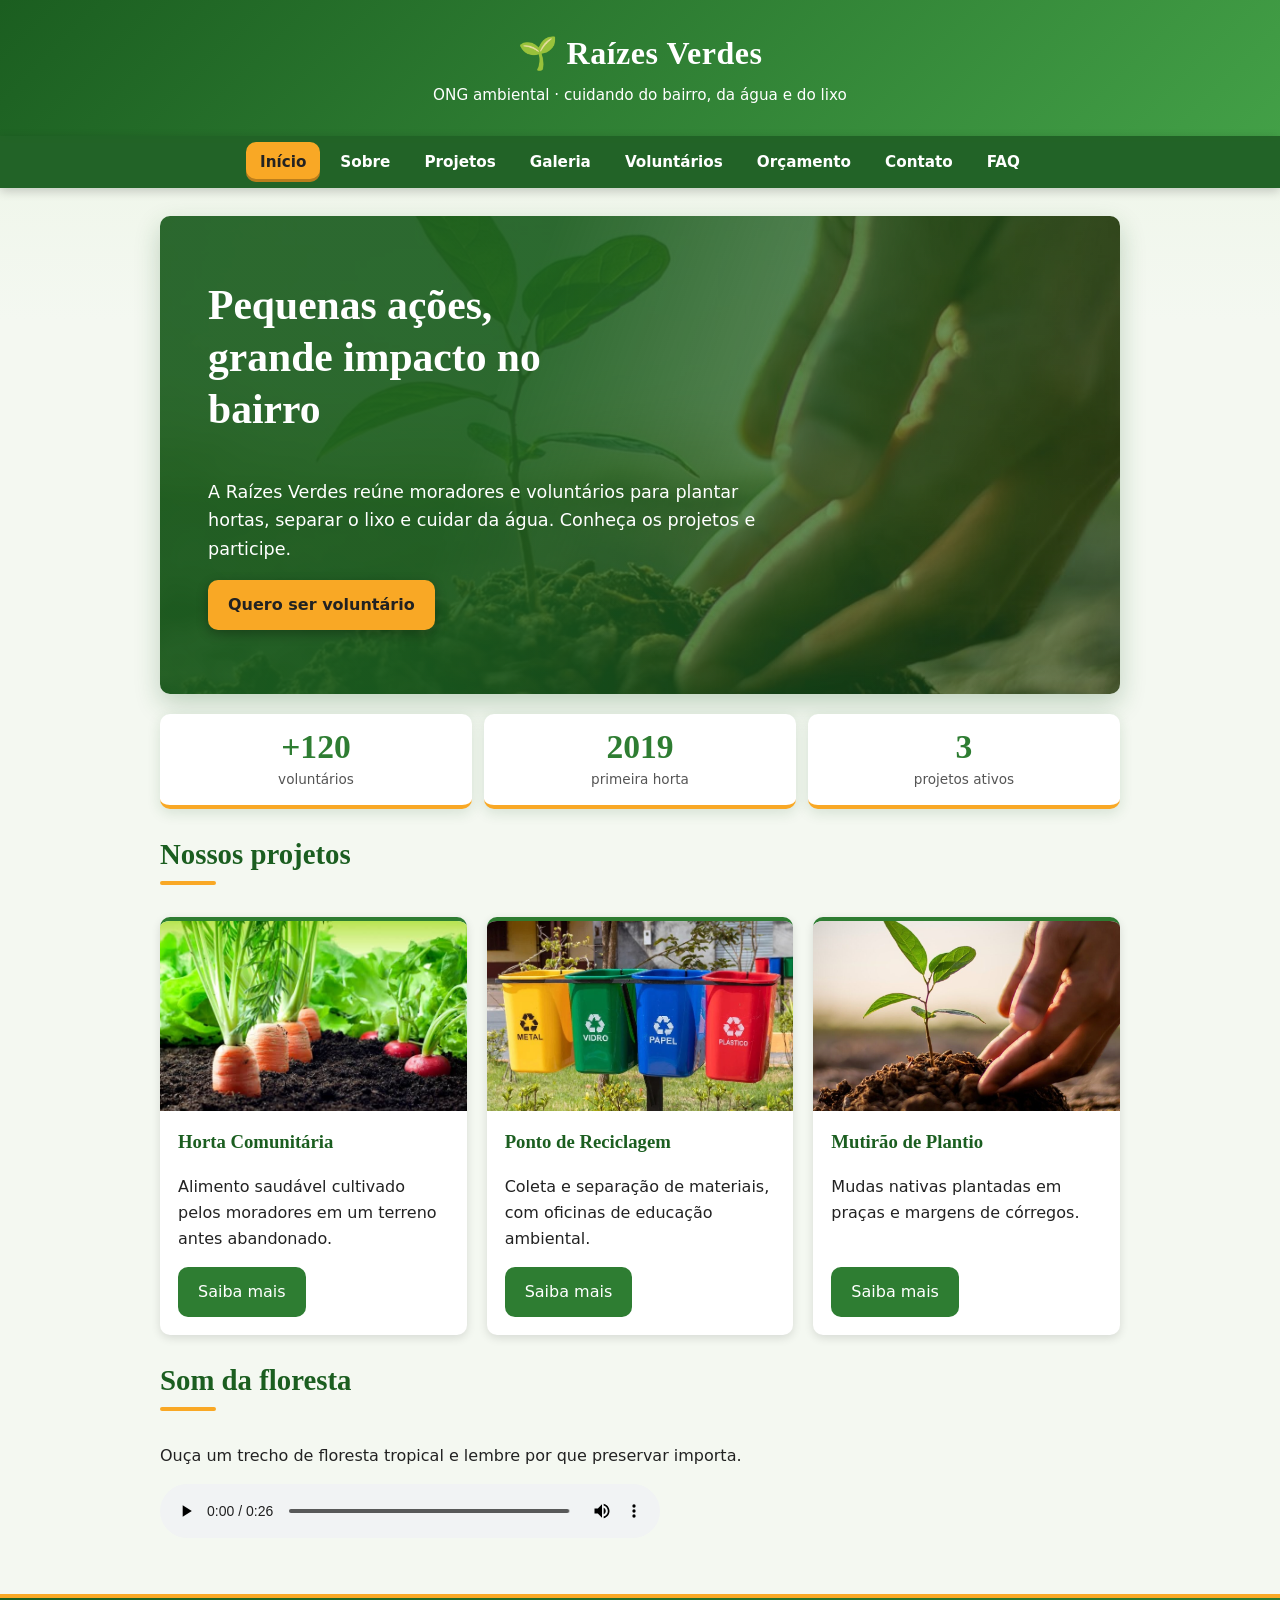
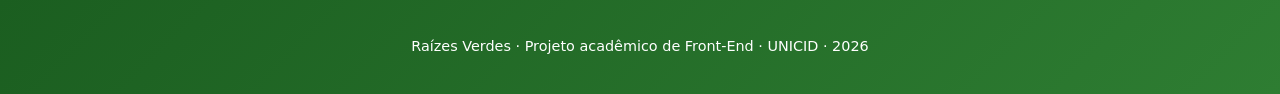
<file: raizes_verdes_v2-20261110T223032Z-1-001/raizes_verdes_v2/projeto_frontend/index.html>
<!DOCTYPE html>
<html lang="pt-BR">
<head>
    <meta charset="UTF-8">
    <meta name="viewport" content="width=device-width, initial-scale=1.0">
    <title>Início | Raízes Verdes</title>
    <meta name="theme-color" content="#2e7d32">
    <link rel="stylesheet" href="css/style.css?v=2">
</head>
<body>
    <a class="pular" href="#conteudo">Ir para o conteúdo</a>
    <header>
        <h1><a href="index.html">Raízes Verdes</a></h1>
        <p>ONG ambiental · cuidando do bairro, da água e do lixo</p>
    </header>
    <nav aria-label="Menu principal">
        <button type="button" id="menu-botao" aria-expanded="false" aria-controls="menu-links">☰ Menu</button>
        <ul id="menu-links">
                <li><a href="index.html" aria-current="page">Início</a></li>
                <li><a href="sobre.html">Sobre</a></li>
                <li><a href="projetos.html">Projetos</a></li>
                <li><a href="galeria.html">Galeria</a></li>
                <li><a href="voluntarios.html">Voluntários</a></li>
                <li><a href="orcamento.html">Orçamento</a></li>
                <li><a href="contato.html">Contato</a></li>
                <li><a href="faq.html">FAQ</a></li>
        </ul>
    </nav>
    <main id="conteudo">
        <section class="hero">
            <h2>Pequenas ações, grande impacto no bairro</h2>
            <p>A Raízes Verdes reúne moradores e voluntários para plantar hortas, separar o lixo e cuidar da água. Conheça os projetos e participe.</p>
            <a class="botao" href="voluntarios.html">Quero ser voluntário</a>
        </section>
        <section class="numeros" aria-label="Raízes Verdes em números">
            <div><strong>+120</strong><span>voluntários</span></div>
            <div><strong>2019</strong><span>primeira horta</span></div>
            <div><strong>3</strong><span>projetos ativos</span></div>
        </section>
        <section>
            <h2>Nossos projetos</h2>
            <div class="grade">
        <article class="card">
            <img width="678" height="452" loading="lazy" src="img/horta.jpg" alt="Canteiros de horta comunitária">
            <h3>Horta Comunitária</h3>
            <p>Alimento saudável cultivado pelos moradores em um terreno antes abandonado.</p>
            <a class="botao" href="projeto-horta.html">Saiba mais</a>
        </article>
        <article class="card">
            <img width="685" height="513" loading="lazy" src="img/reciclagem.jpg" alt="Materiais recicláveis separados em caixas">
            <h3>Ponto de Reciclagem</h3>
            <p>Coleta e separação de materiais, com oficinas de educação ambiental.</p>
            <a class="botao" href="projeto-reciclagem.html">Saiba mais</a>
        </article>
        <article class="card">
            <img width="1024" height="1024" loading="lazy" src="img/plantio.jpg" alt="Voluntários plantando mudas">
            <h3>Mutirão de Plantio</h3>
            <p>Mudas nativas plantadas em praças e margens de córregos.</p>
            <a class="botao" href="projetos.html#plantio">Saiba mais</a>
        </article>
            </div>
        </section>
        <section>
            <h2>Som da floresta</h2>
            <p>Ouça um trecho de floresta tropical e lembre por que preservar importa.</p>
            <audio controls src="assets/audio/floresta.ogg">Seu navegador não suporta áudio.</audio>
        </section>
    </main>
    <footer>
        <p>Raízes Verdes · Projeto acadêmico de Front-End · UNICID · 2026</p>
    </footer>
    <script src="js/script.js?v=2"></script>
</body>
</html>
</file>
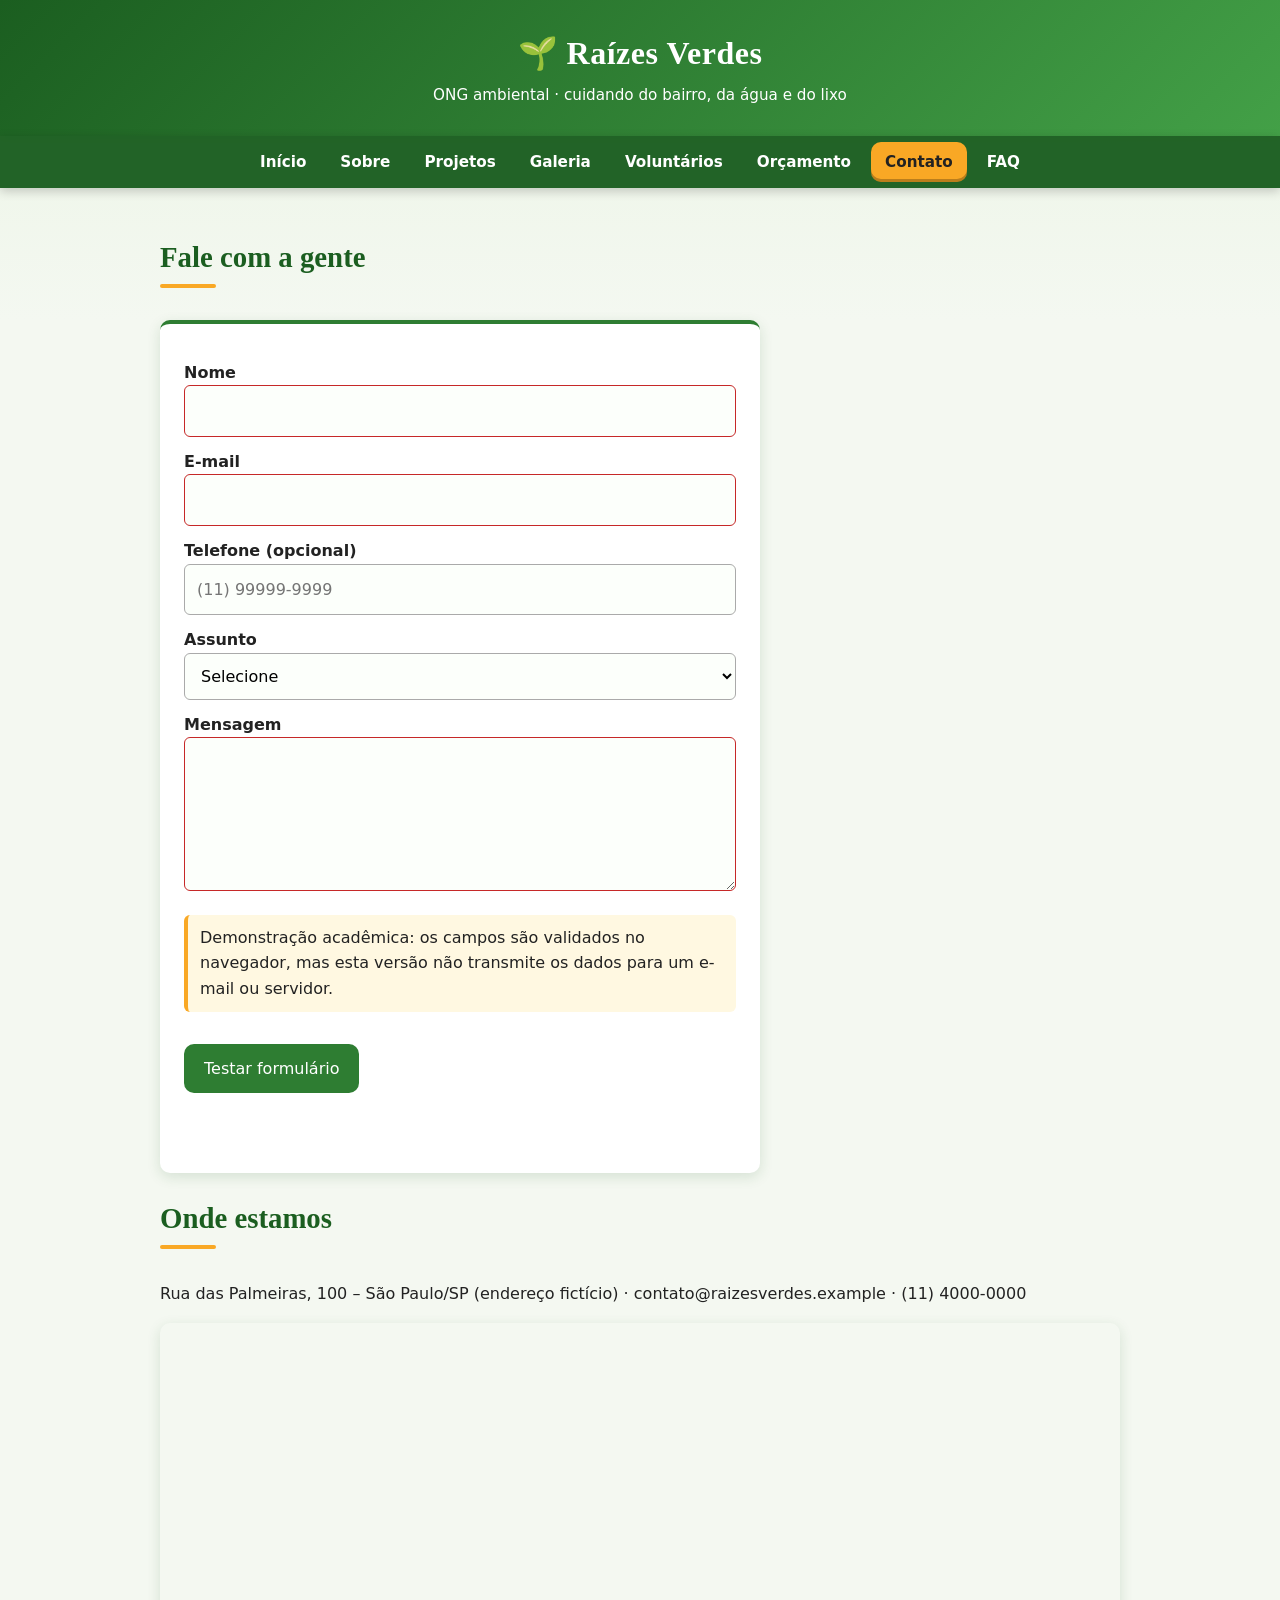
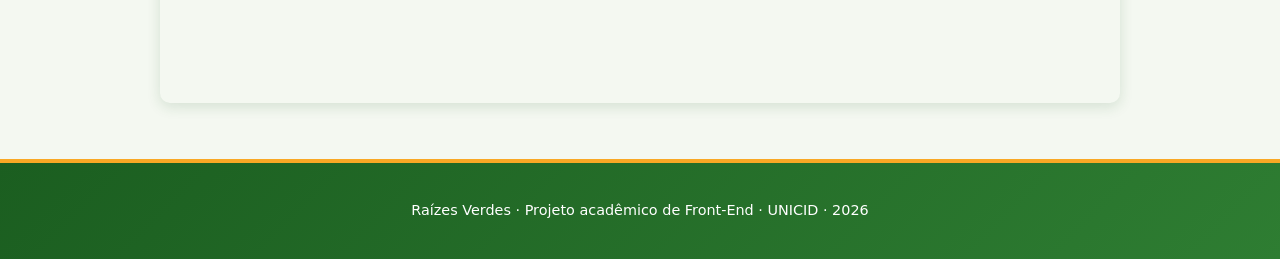
<file: raizes_verdes_v2-20261110T223032Z-1-001/raizes_verdes_v2/projeto_frontend/contato.html>
<!DOCTYPE html>
<html lang="pt-BR">
<head>
    <meta charset="UTF-8">
    <meta name="viewport" content="width=device-width, initial-scale=1.0">
    <title>Contato | Raízes Verdes</title>
    <meta name="theme-color" content="#2e7d32">
    <link rel="stylesheet" href="css/style.css?v=2">
</head>
<body>
    <a class="pular" href="#conteudo">Ir para o conteúdo</a>
    <header>
        <h1><a href="index.html">Raízes Verdes</a></h1>
        <p>ONG ambiental · cuidando do bairro, da água e do lixo</p>
    </header>
    <nav aria-label="Menu principal">
        <button type="button" id="menu-botao" aria-expanded="false" aria-controls="menu-links">☰ Menu</button>
        <ul id="menu-links">
                <li><a href="index.html">Início</a></li>
                <li><a href="sobre.html">Sobre</a></li>
                <li><a href="projetos.html">Projetos</a></li>
                <li><a href="galeria.html">Galeria</a></li>
                <li><a href="voluntarios.html">Voluntários</a></li>
                <li><a href="orcamento.html">Orçamento</a></li>
                <li><a href="contato.html" aria-current="page">Contato</a></li>
                <li><a href="faq.html">FAQ</a></li>
        </ul>
    </nav>
    <main id="conteudo">
        <section>
            <h2>Fale com a gente</h2>
            <form id="form-contato">
                <label for="nome">Nome</label>
                <input type="text" id="nome" name="nome" required minlength="3" maxlength="80">

                <label for="email">E-mail</label>
                <input type="email" id="email" name="email" required>

                <label for="telefone">Telefone (opcional)</label>
                <input type="tel" id="telefone" name="telefone" pattern="\(?\d{2}\)?\s?\d{4,5}-?\d{4}" placeholder="(11) 99999-9999" title="Use o formato (11) 99999-9999">

                <label for="assunto">Assunto</label>
                <select id="assunto" name="assunto" required>
                    <option value="">Selecione</option>
                    <option>Voluntariado</option>
                    <option>Doação de materiais</option>
                    <option>Parceria</option>
                    <option>Outro</option>
                </select>

                <label for="mensagem">Mensagem</label>
                <textarea id="mensagem" name="mensagem" rows="5" required minlength="10" maxlength="500"></textarea>

                <p class="aviso-formulario">Demonstração acadêmica: os campos são validados no navegador, mas esta versão não transmite os dados para um e-mail ou servidor.</p>
                <button type="submit">Testar formulário</button>
                <p id="retorno-formulario" class="retorno-formulario" role="status" aria-live="polite"></p>
            </form>
        </section>
        <section>
            <h2>Onde estamos</h2>
            <p>Rua das Palmeiras, 100 – São Paulo/SP (endereço fictício) · contato@raizesverdes.example · (11) 4000-0000</p>
            <iframe title="Mapa de São Paulo" width="100%" height="300" loading="lazy"
                src="https://www.openstreetmap.org/export/embed.html?bbox=-46.75%2C-23.65%2C-46.55%2C-23.50&amp;layer=mapnik"></iframe>
        </section>
    </main>
    <footer>
        <p>Raízes Verdes · Projeto acadêmico de Front-End · UNICID · 2026</p>
    </footer>
    <script src="js/script.js?v=2"></script>
</body>
</html>
</file>
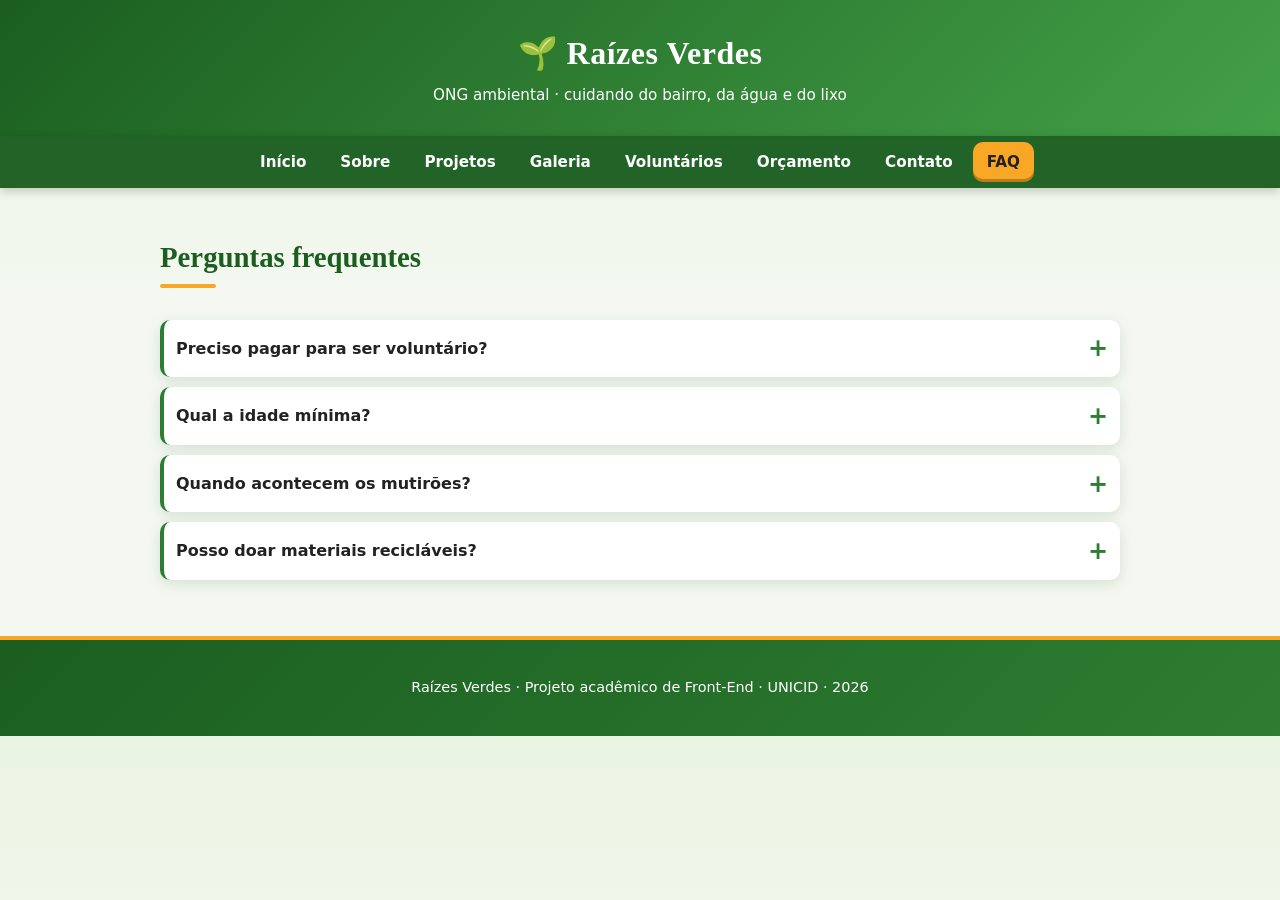
<file: raizes_verdes_v2-20261110T223032Z-1-001/raizes_verdes_v2/projeto_frontend/faq.html>
<!DOCTYPE html>
<html lang="pt-BR">
<head>
    <meta charset="UTF-8">
    <meta name="viewport" content="width=device-width, initial-scale=1.0">
    <title>Perguntas frequentes | Raízes Verdes</title>
    <meta name="theme-color" content="#2e7d32">
    <link rel="stylesheet" href="css/style.css?v=2">
</head>
<body>
    <a class="pular" href="#conteudo">Ir para o conteúdo</a>
    <header>
        <h1><a href="index.html">Raízes Verdes</a></h1>
        <p>ONG ambiental · cuidando do bairro, da água e do lixo</p>
    </header>
    <nav aria-label="Menu principal">
        <button type="button" id="menu-botao" aria-expanded="false" aria-controls="menu-links">☰ Menu</button>
        <ul id="menu-links">
                <li><a href="index.html">Início</a></li>
                <li><a href="sobre.html">Sobre</a></li>
                <li><a href="projetos.html">Projetos</a></li>
                <li><a href="galeria.html">Galeria</a></li>
                <li><a href="voluntarios.html">Voluntários</a></li>
                <li><a href="orcamento.html">Orçamento</a></li>
                <li><a href="contato.html">Contato</a></li>
                <li><a href="faq.html" aria-current="page">FAQ</a></li>
        </ul>
    </nav>
    <main id="conteudo">
        <section>
            <h2>Perguntas frequentes</h2>
            <details><summary>Preciso pagar para ser voluntário?</summary><p>Não. A participação é gratuita.</p></details>
            <details><summary>Qual a idade mínima?</summary><p>Menores de 18 anos participam acompanhados por um responsável.</p></details>
            <details><summary>Quando acontecem os mutirões?</summary><p>No primeiro sábado de cada mês, às 8h.</p></details>
            <details><summary>Posso doar materiais recicláveis?</summary><p>Sim. Veja a lista na página do <a href="projeto-reciclagem.html">Ponto de Reciclagem</a>.</p></details>
        </section>
    </main>
    <footer>
        <p>Raízes Verdes · Projeto acadêmico de Front-End · UNICID · 2026</p>
    </footer>
    <script src="js/script.js?v=2"></script>
</body>
</html>
</file>
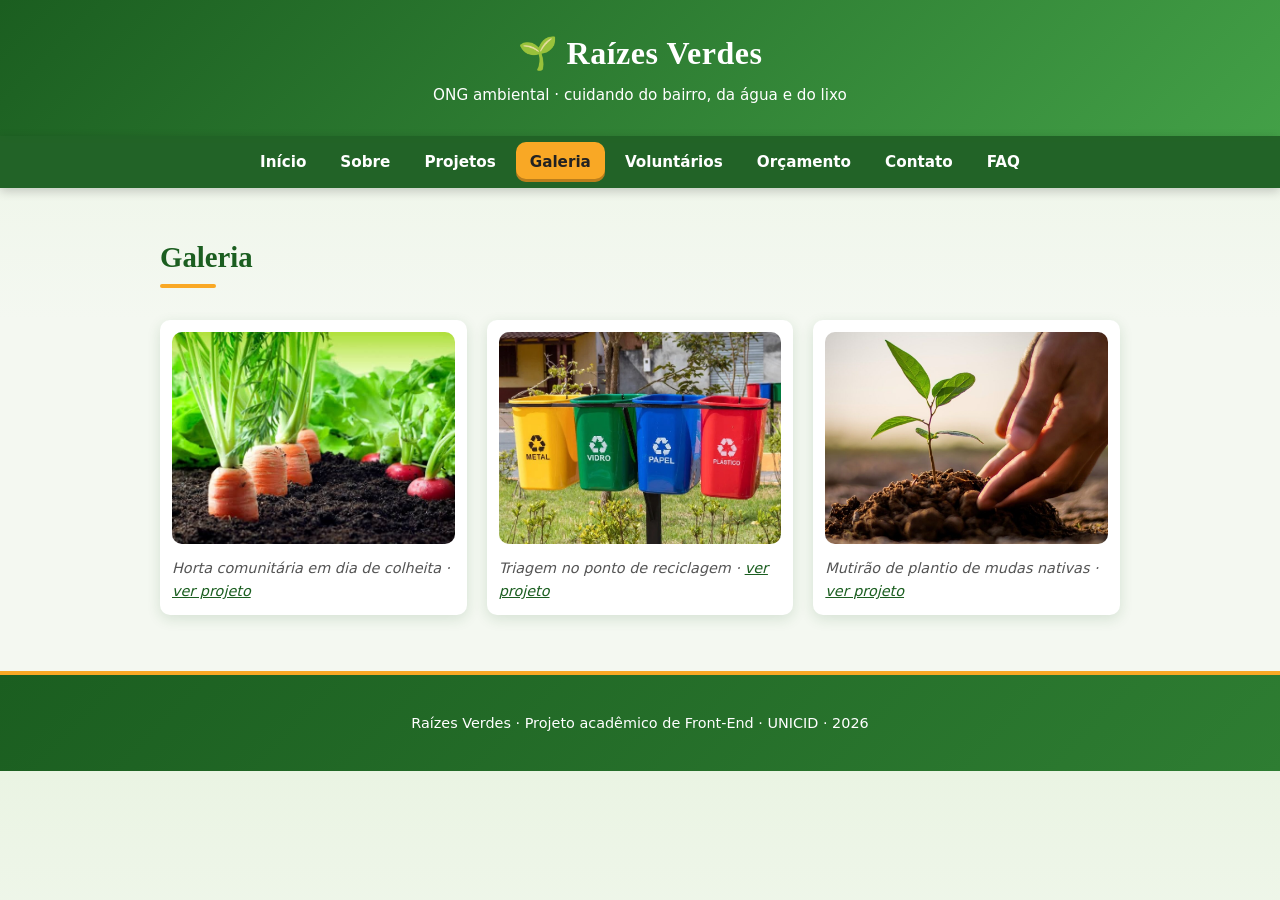
<file: raizes_verdes_v2-20261110T223032Z-1-001/raizes_verdes_v2/projeto_frontend/galeria.html>
<!DOCTYPE html>
<html lang="pt-BR">
<head>
    <meta charset="UTF-8">
    <meta name="viewport" content="width=device-width, initial-scale=1.0">
    <title>Galeria | Raízes Verdes</title>
    <meta name="theme-color" content="#2e7d32">
    <link rel="stylesheet" href="css/style.css?v=2">
</head>
<body>
    <a class="pular" href="#conteudo">Ir para o conteúdo</a>
    <header>
        <h1><a href="index.html">Raízes Verdes</a></h1>
        <p>ONG ambiental · cuidando do bairro, da água e do lixo</p>
    </header>
    <nav aria-label="Menu principal">
        <button type="button" id="menu-botao" aria-expanded="false" aria-controls="menu-links">☰ Menu</button>
        <ul id="menu-links">
                <li><a href="index.html">Início</a></li>
                <li><a href="sobre.html">Sobre</a></li>
                <li><a href="projetos.html">Projetos</a></li>
                <li><a href="galeria.html" aria-current="page">Galeria</a></li>
                <li><a href="voluntarios.html">Voluntários</a></li>
                <li><a href="orcamento.html">Orçamento</a></li>
                <li><a href="contato.html">Contato</a></li>
                <li><a href="faq.html">FAQ</a></li>
        </ul>
    </nav>
    <main id="conteudo">
        <section>
            <h2>Galeria</h2>
            <div class="grade">
            <figure><img width="678" height="452" loading="lazy" src="img/horta.jpg" alt="Canteiros de horta comunitária"><figcaption>Horta comunitária em dia de colheita · <a href="projeto-horta.html">ver projeto</a></figcaption></figure>
            <figure><img width="685" height="513" loading="lazy" src="img/reciclagem.jpg" alt="Materiais recicláveis separados"><figcaption>Triagem no ponto de reciclagem · <a href="projeto-reciclagem.html">ver projeto</a></figcaption></figure>
            <figure><img width="1024" height="1024" loading="lazy" src="img/plantio.jpg" alt="Voluntários plantando mudas"><figcaption>Mutirão de plantio de mudas nativas · <a href="projetos.html#plantio">ver projeto</a></figcaption></figure>
            </div>
        </section>
    </main>
    <footer>
        <p>Raízes Verdes · Projeto acadêmico de Front-End · UNICID · 2026</p>
    </footer>
    <script src="js/script.js?v=2"></script>
</body>
</html>
</file>
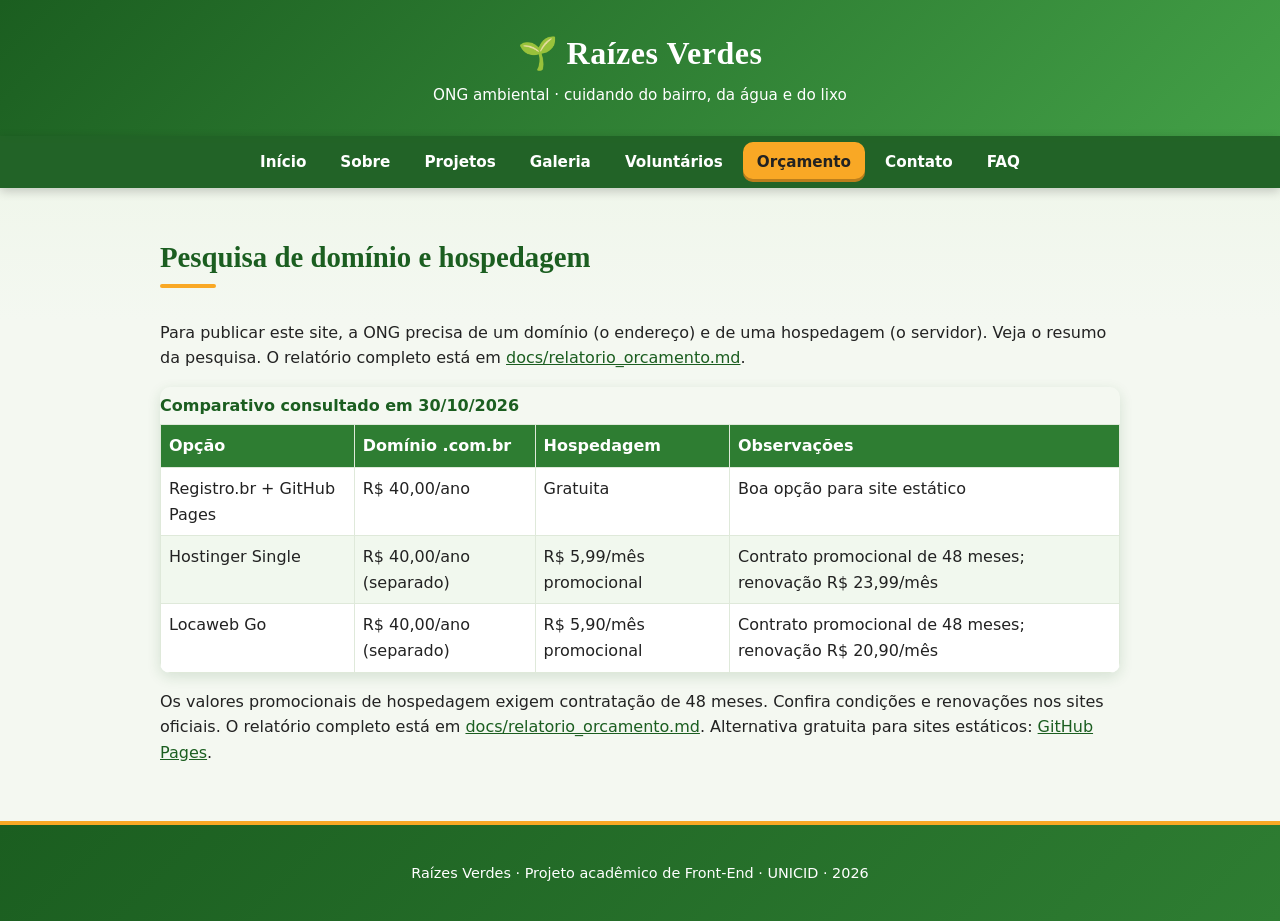
<file: raizes_verdes_v2-20261110T223032Z-1-001/raizes_verdes_v2/projeto_frontend/orcamento.html>
<!DOCTYPE html>
<html lang="pt-BR">
<head>
    <meta charset="UTF-8">
    <meta name="viewport" content="width=device-width, initial-scale=1.0">
    <title>Orçamento | Raízes Verdes</title>
    <meta name="theme-color" content="#2e7d32">
    <link rel="stylesheet" href="css/style.css?v=2">
</head>
<body>
    <a class="pular" href="#conteudo">Ir para o conteúdo</a>
    <header>
        <h1><a href="index.html">Raízes Verdes</a></h1>
        <p>ONG ambiental · cuidando do bairro, da água e do lixo</p>
    </header>
    <nav aria-label="Menu principal">
        <button type="button" id="menu-botao" aria-expanded="false" aria-controls="menu-links">☰ Menu</button>
        <ul id="menu-links">
                <li><a href="index.html">Início</a></li>
                <li><a href="sobre.html">Sobre</a></li>
                <li><a href="projetos.html">Projetos</a></li>
                <li><a href="galeria.html">Galeria</a></li>
                <li><a href="voluntarios.html">Voluntários</a></li>
                <li><a href="orcamento.html" aria-current="page">Orçamento</a></li>
                <li><a href="contato.html">Contato</a></li>
                <li><a href="faq.html">FAQ</a></li>
        </ul>
    </nav>
    <main id="conteudo">
        <section>
            <h2>Pesquisa de domínio e hospedagem</h2>
            <p>Para publicar este site, a ONG precisa de um domínio (o endereço) e de uma hospedagem (o servidor). Veja o resumo da pesquisa. O relatório completo está em <a href="docs/relatorio_orcamento.md">docs/relatorio_orcamento.md</a>.</p>
            <div class="tabela-rolagem"><table>
                <caption>Comparativo consultado em 30/10/2026</caption>
                <thead><tr><th>Opção</th><th>Domínio .com.br</th><th>Hospedagem</th><th>Observações</th></tr></thead>
                <tbody>
                    <tr><td>Registro.br + GitHub Pages</td><td>R$ 40,00/ano</td><td>Gratuita</td><td>Boa opção para site estático</td></tr>
                    <tr><td>Hostinger Single</td><td>R$ 40,00/ano (separado)</td><td>R$ 5,99/mês promocional</td><td>Contrato promocional de 48 meses; renovação R$ 23,99/mês</td></tr>
                    <tr><td>Locaweb Go</td><td>R$ 40,00/ano (separado)</td><td>R$ 5,90/mês promocional</td><td>Contrato promocional de 48 meses; renovação R$ 20,90/mês</td></tr>
                </tbody>
            </table></div>
            <p>Os valores promocionais de hospedagem exigem contratação de 48 meses. Confira condições e renovações nos sites oficiais. O relatório completo está em <a href="docs/relatorio_orcamento.md">docs/relatorio_orcamento.md</a>. Alternativa gratuita para sites estáticos: <a href="https://docs.github.com/pt/pages">GitHub Pages</a>.</p>
        </section>
    </main>
    <footer>
        <p>Raízes Verdes · Projeto acadêmico de Front-End · UNICID · 2026</p>
    </footer>
    <script src="js/script.js?v=2"></script>
</body>
</html>
</file>
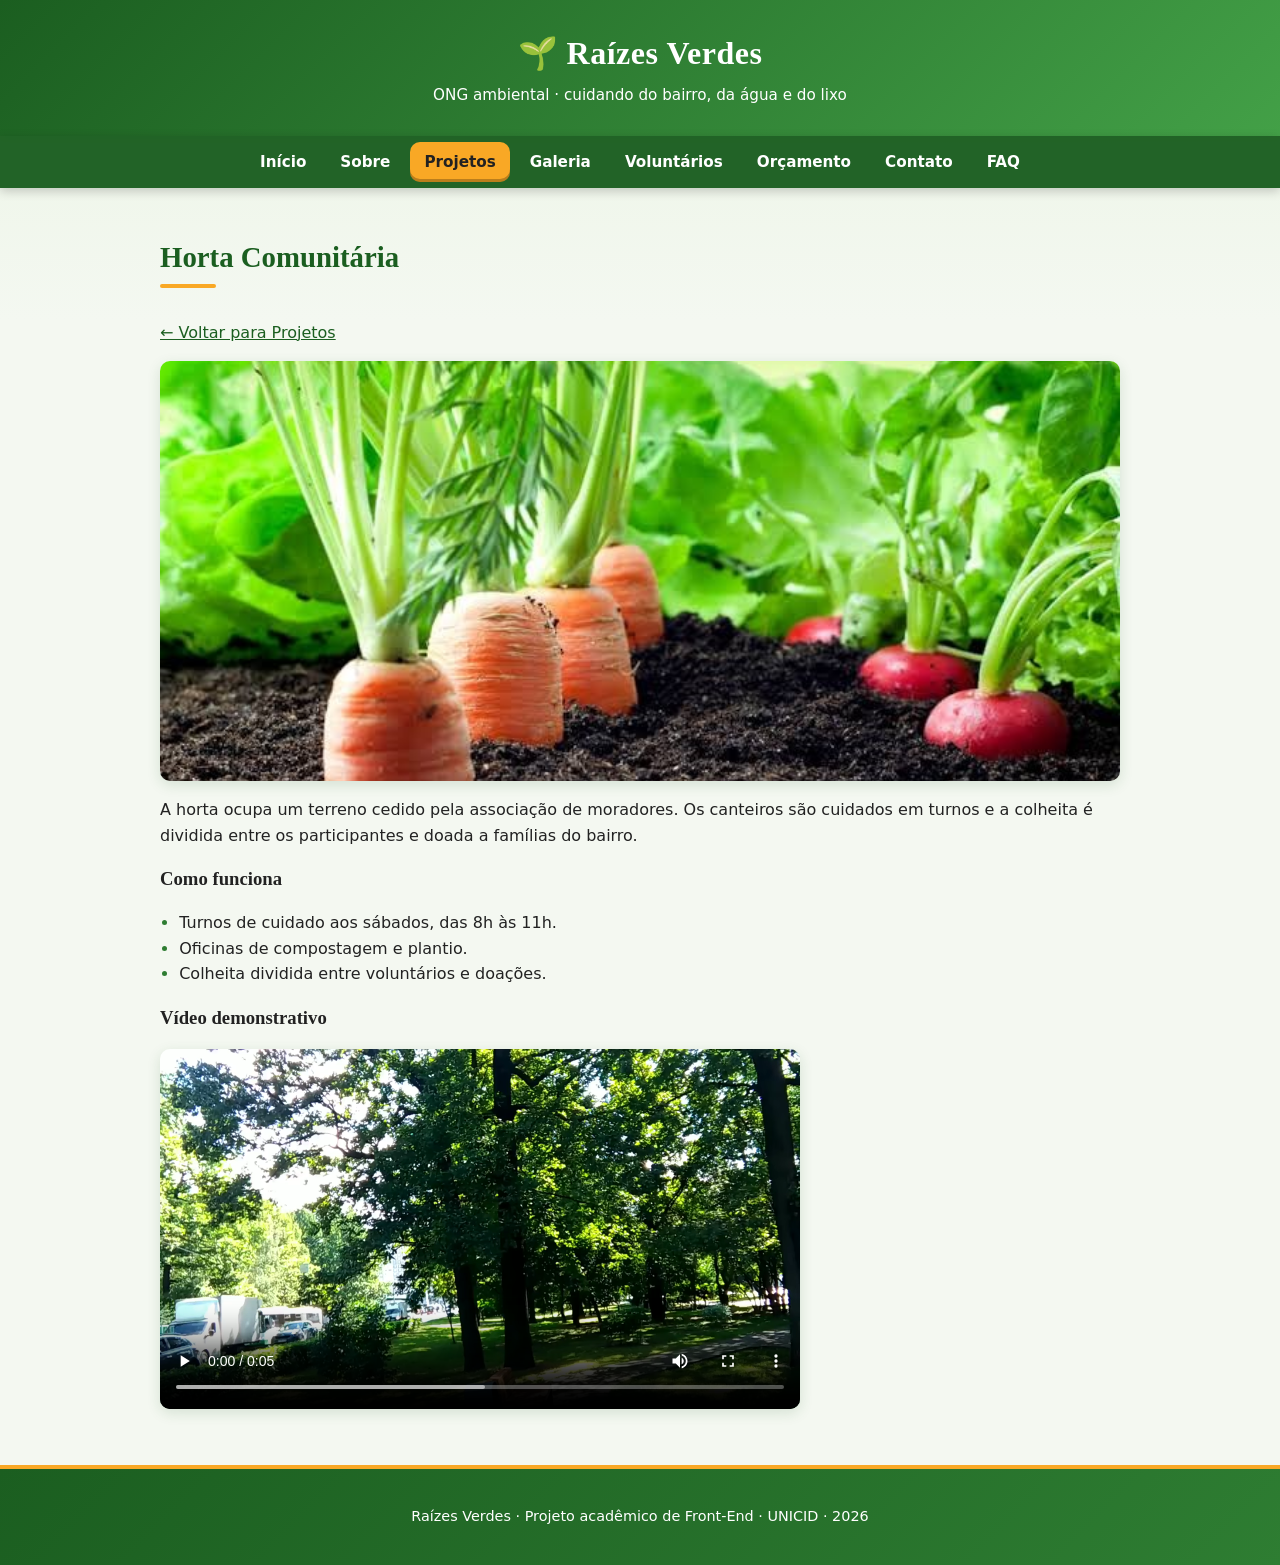
<file: raizes_verdes_v2-20261110T223032Z-1-001/raizes_verdes_v2/projeto_frontend/projeto-horta.html>
<!DOCTYPE html>
<html lang="pt-BR">
<head>
    <meta charset="UTF-8">
    <meta name="viewport" content="width=device-width, initial-scale=1.0">
    <title>Horta Comunitária | Raízes Verdes</title>
    <meta name="theme-color" content="#2e7d32">
    <link rel="stylesheet" href="css/style.css?v=2">
</head>
<body>
    <a class="pular" href="#conteudo">Ir para o conteúdo</a>
    <header>
        <h1><a href="index.html">Raízes Verdes</a></h1>
        <p>ONG ambiental · cuidando do bairro, da água e do lixo</p>
    </header>
    <nav aria-label="Menu principal">
        <button type="button" id="menu-botao" aria-expanded="false" aria-controls="menu-links">☰ Menu</button>
        <ul id="menu-links">
                <li><a href="index.html">Início</a></li>
                <li><a href="sobre.html">Sobre</a></li>
                <li><a href="projetos.html" aria-current="page">Projetos</a></li>
                <li><a href="galeria.html">Galeria</a></li>
                <li><a href="voluntarios.html">Voluntários</a></li>
                <li><a href="orcamento.html">Orçamento</a></li>
                <li><a href="contato.html">Contato</a></li>
                <li><a href="faq.html">FAQ</a></li>
        </ul>
    </nav>
    <main id="conteudo">
        <section>
            <h2>Horta Comunitária</h2>
            <p><a href="projetos.html">&larr; Voltar para Projetos</a></p>
            <img width="678" height="452" loading="lazy" class="destaque" src="img/horta.jpg" alt="Canteiros de horta comunitária com hortaliças">
            <p>A horta ocupa um terreno cedido pela associação de moradores. Os canteiros são cuidados em turnos e a colheita é dividida entre os participantes e doada a famílias do bairro.</p>
            <h3>Como funciona</h3>
            <ul>
                <li>Turnos de cuidado aos sábados, das 8h às 11h.</li>
                <li>Oficinas de compostagem e plantio.</li>
                <li>Colheita dividida entre voluntários e doações.</li>
            </ul>
            <h3>Vídeo demonstrativo</h3>
            <video controls preload="metadata">
                <source src="assets/video/demonstracao.webm" type="video/webm">
                Seu navegador não suporta vídeo.
            </video>
        </section>
    </main>
    <footer>
        <p>Raízes Verdes · Projeto acadêmico de Front-End · UNICID · 2026</p>
    </footer>
    <script src="js/script.js?v=2"></script>
</body>
</html>
</file>
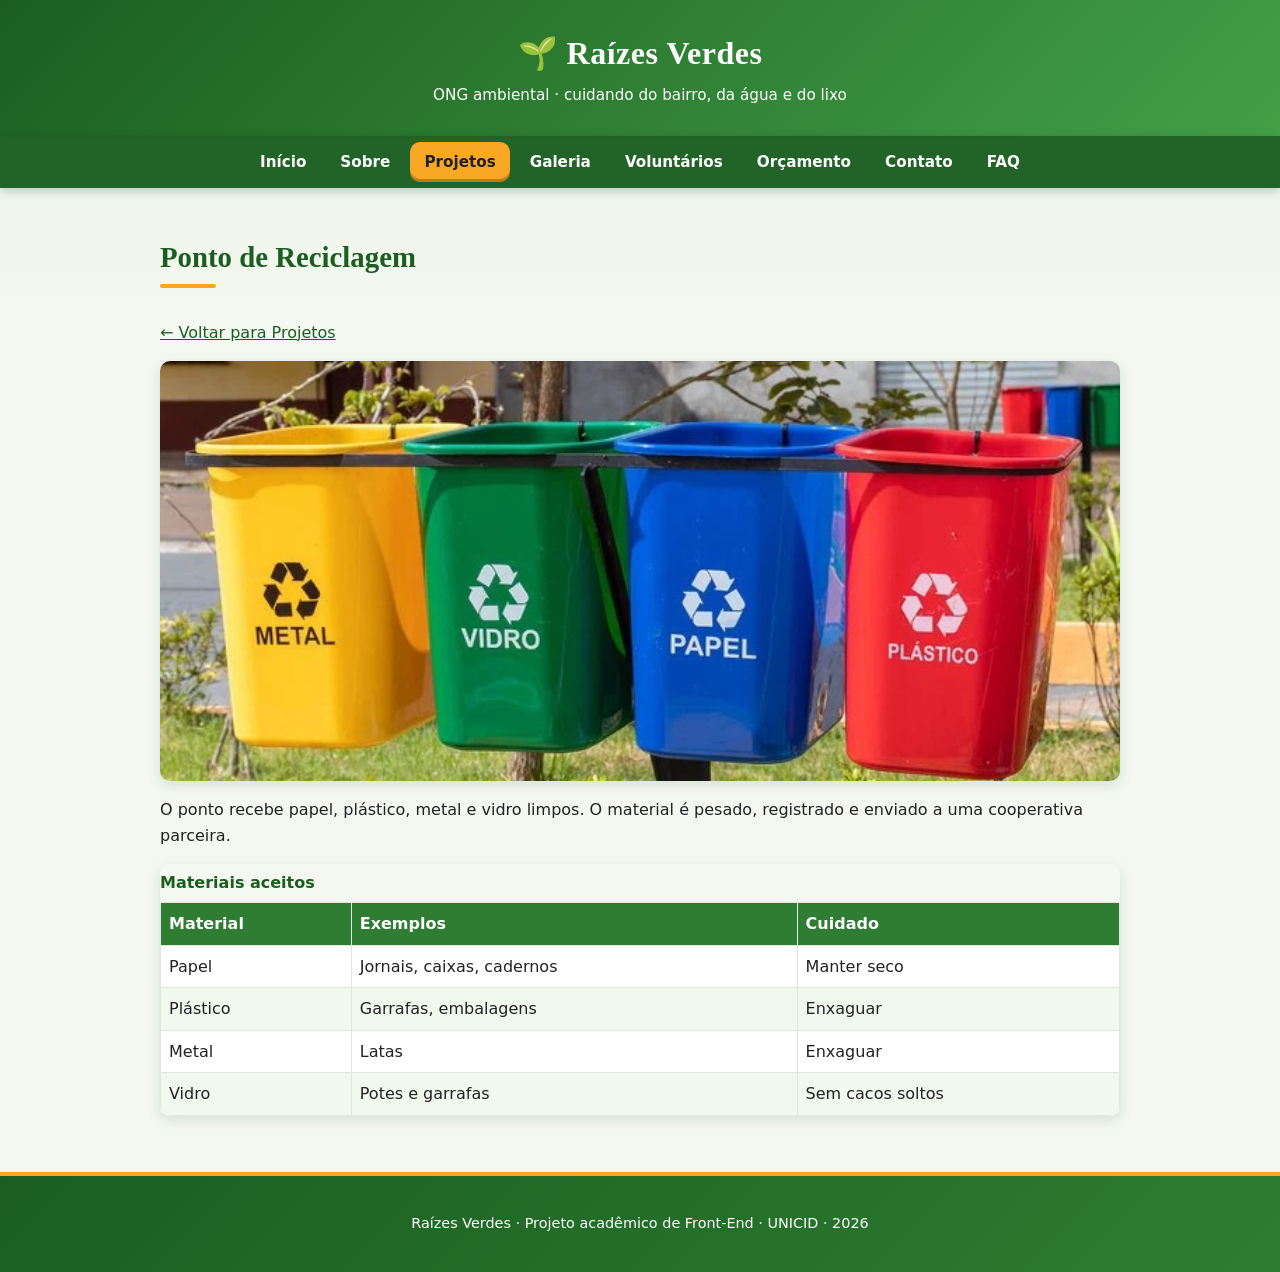
<file: raizes_verdes_v2-20261110T223032Z-1-001/raizes_verdes_v2/projeto_frontend/projeto-reciclagem.html>
<!DOCTYPE html>
<html lang="pt-BR">
<head>
    <meta charset="UTF-8">
    <meta name="viewport" content="width=device-width, initial-scale=1.0">
    <title>Ponto de Reciclagem | Raízes Verdes</title>
    <meta name="theme-color" content="#2e7d32">
    <link rel="stylesheet" href="css/style.css?v=2">
</head>
<body>
    <a class="pular" href="#conteudo">Ir para o conteúdo</a>
    <header>
        <h1><a href="index.html">Raízes Verdes</a></h1>
        <p>ONG ambiental · cuidando do bairro, da água e do lixo</p>
    </header>
    <nav aria-label="Menu principal">
        <button type="button" id="menu-botao" aria-expanded="false" aria-controls="menu-links">☰ Menu</button>
        <ul id="menu-links">
                <li><a href="index.html">Início</a></li>
                <li><a href="sobre.html">Sobre</a></li>
                <li><a href="projetos.html" aria-current="page">Projetos</a></li>
                <li><a href="galeria.html">Galeria</a></li>
                <li><a href="voluntarios.html">Voluntários</a></li>
                <li><a href="orcamento.html">Orçamento</a></li>
                <li><a href="contato.html">Contato</a></li>
                <li><a href="faq.html">FAQ</a></li>
        </ul>
    </nav>
    <main id="conteudo">
        <section>
            <h2>Ponto de Reciclagem</h2>
            <p><a href="projetos.html">&larr; Voltar para Projetos</a></p>
            <img width="685" height="513" loading="lazy" class="destaque" src="img/reciclagem.jpg" alt="Materiais recicláveis separados por tipo">
            <p>O ponto recebe papel, plástico, metal e vidro limpos. O material é pesado, registrado e enviado a uma cooperativa parceira.</p>
            <div class="tabela-rolagem"><table>
                <caption>Materiais aceitos</caption>
                <thead><tr><th>Material</th><th>Exemplos</th><th>Cuidado</th></tr></thead>
                <tbody>
                    <tr><td>Papel</td><td>Jornais, caixas, cadernos</td><td>Manter seco</td></tr>
                    <tr><td>Plástico</td><td>Garrafas, embalagens</td><td>Enxaguar</td></tr>
                    <tr><td>Metal</td><td>Latas</td><td>Enxaguar</td></tr>
                    <tr><td>Vidro</td><td>Potes e garrafas</td><td>Sem cacos soltos</td></tr>
                </tbody>
            </table></div>
        </section>
    </main>
    <footer>
        <p>Raízes Verdes · Projeto acadêmico de Front-End · UNICID · 2026</p>
    </footer>
    <script src="js/script.js?v=2"></script>
</body>
</html>
</file>
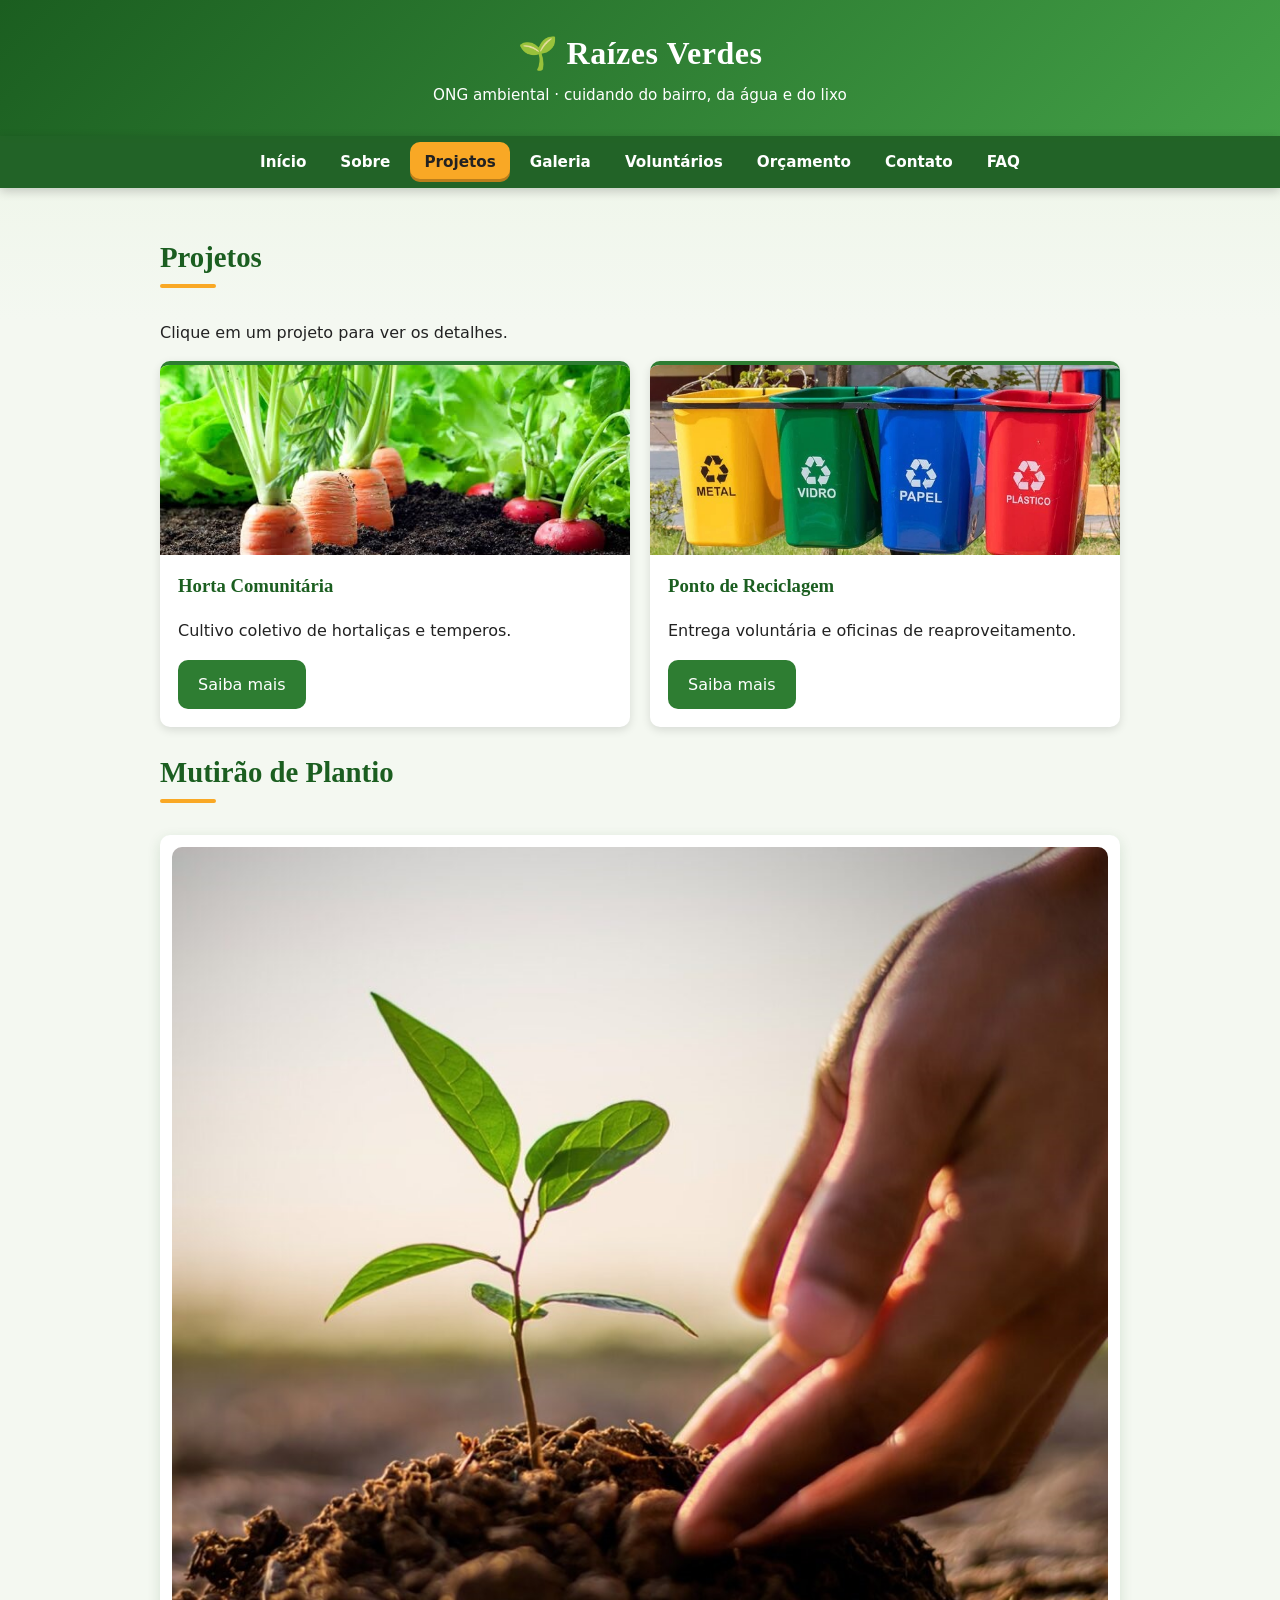
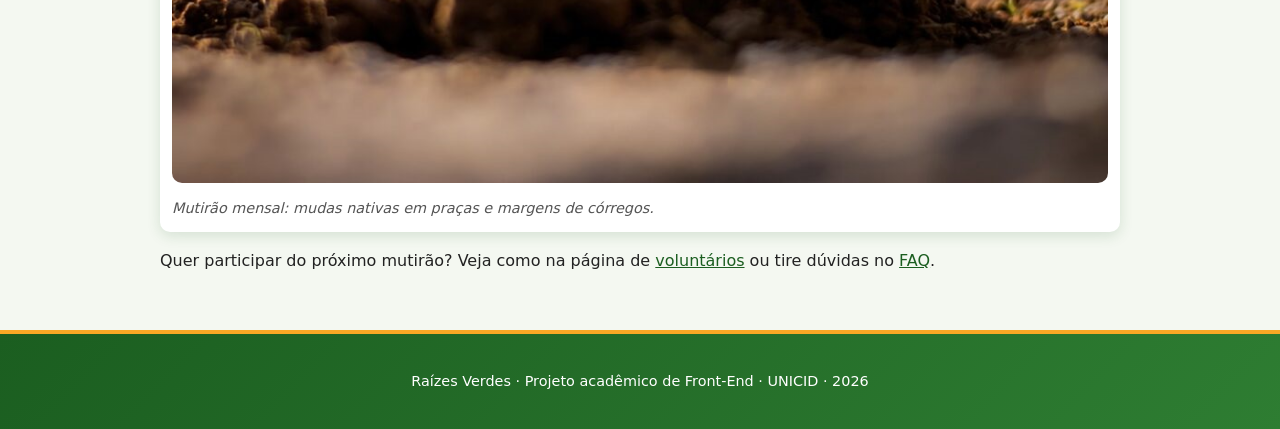
<file: raizes_verdes_v2-20261110T223032Z-1-001/raizes_verdes_v2/projeto_frontend/projetos.html>
<!DOCTYPE html>
<html lang="pt-BR">
<head>
    <meta charset="UTF-8">
    <meta name="viewport" content="width=device-width, initial-scale=1.0">
    <title>Projetos | Raízes Verdes</title>
    <meta name="theme-color" content="#2e7d32">
    <link rel="stylesheet" href="css/style.css?v=2">
</head>
<body>
    <a class="pular" href="#conteudo">Ir para o conteúdo</a>
    <header>
        <h1><a href="index.html">Raízes Verdes</a></h1>
        <p>ONG ambiental · cuidando do bairro, da água e do lixo</p>
    </header>
    <nav aria-label="Menu principal">
        <button type="button" id="menu-botao" aria-expanded="false" aria-controls="menu-links">☰ Menu</button>
        <ul id="menu-links">
                <li><a href="index.html">Início</a></li>
                <li><a href="sobre.html">Sobre</a></li>
                <li><a href="projetos.html" aria-current="page">Projetos</a></li>
                <li><a href="galeria.html">Galeria</a></li>
                <li><a href="voluntarios.html">Voluntários</a></li>
                <li><a href="orcamento.html">Orçamento</a></li>
                <li><a href="contato.html">Contato</a></li>
                <li><a href="faq.html">FAQ</a></li>
        </ul>
    </nav>
    <main id="conteudo">
        <section>
            <h2>Projetos</h2>
            <p>Clique em um projeto para ver os detalhes.</p>
            <div class="grade">
        <article class="card">
            <img width="678" height="452" loading="lazy" src="img/horta.jpg" alt="Canteiros de horta comunitária">
            <h3>Horta Comunitária</h3>
            <p>Cultivo coletivo de hortaliças e temperos.</p>
            <a class="botao" href="projeto-horta.html">Saiba mais</a>
        </article>
        <article class="card">
            <img width="685" height="513" loading="lazy" src="img/reciclagem.jpg" alt="Materiais recicláveis separados em caixas">
            <h3>Ponto de Reciclagem</h3>
            <p>Entrega voluntária e oficinas de reaproveitamento.</p>
            <a class="botao" href="projeto-reciclagem.html">Saiba mais</a>
        </article>
            </div>
        </section>
        <section id="plantio">
            <h2>Mutirão de Plantio</h2>
            <figure>
                <img width="1024" height="1024" loading="lazy" src="img/plantio.jpg" alt="Voluntários plantando mudas em uma praça">
                <figcaption>Mutirão mensal: mudas nativas em praças e margens de córregos.</figcaption>
            </figure>
            <p>Quer participar do próximo mutirão? Veja como na página de <a href="voluntarios.html">voluntários</a> ou tire dúvidas no <a href="faq.html">FAQ</a>.</p>
        </section>
    </main>
    <footer>
        <p>Raízes Verdes · Projeto acadêmico de Front-End · UNICID · 2026</p>
    </footer>
    <script src="js/script.js?v=2"></script>
</body>
</html>
</file>
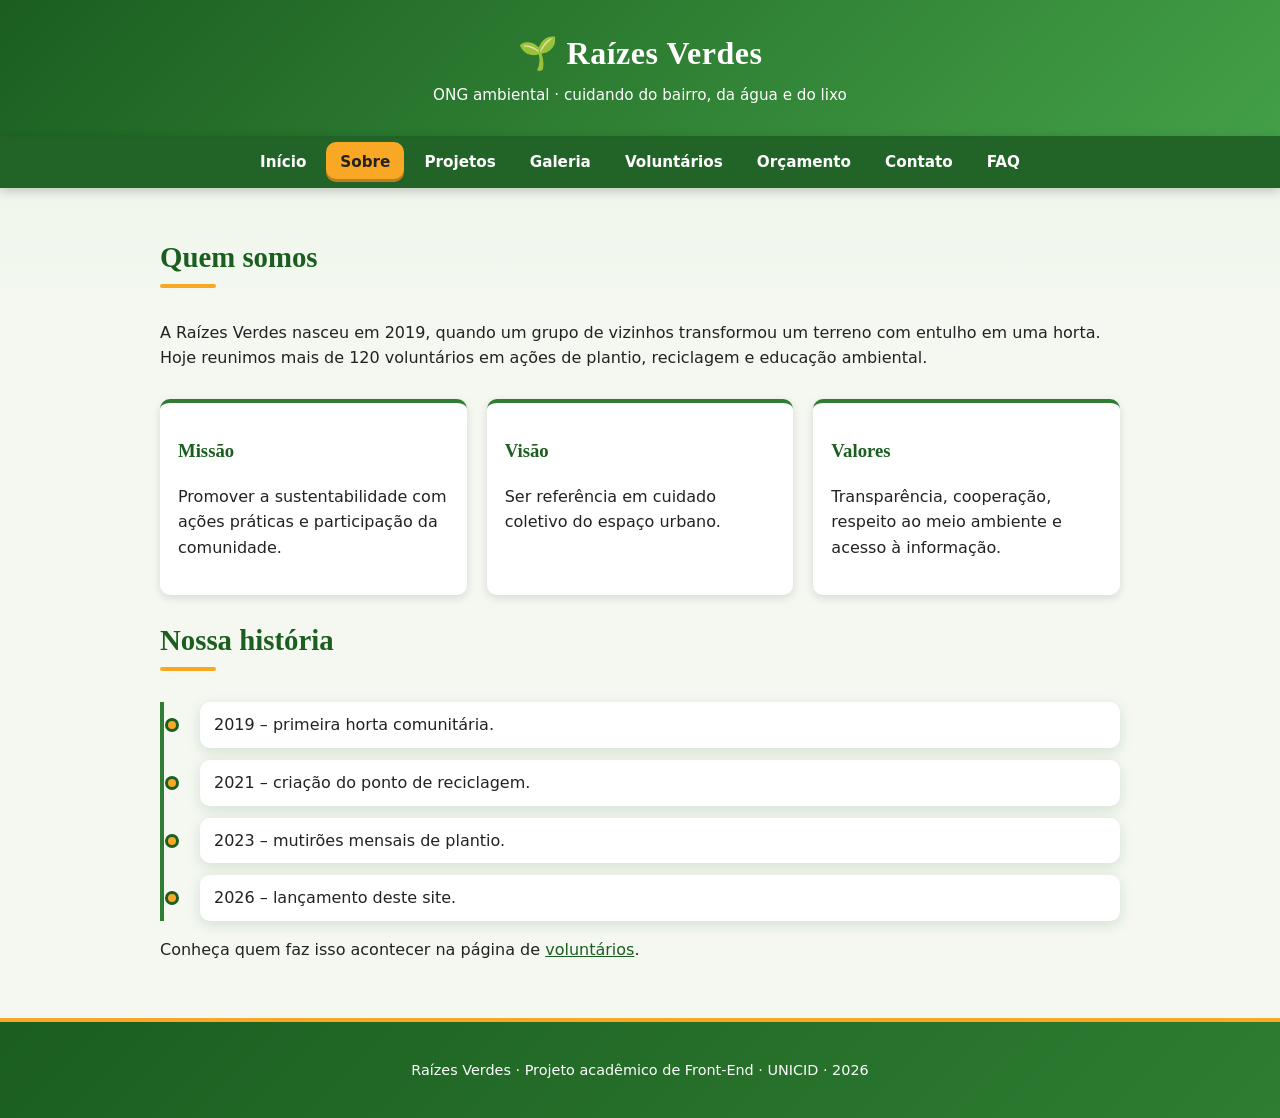
<file: raizes_verdes_v2-20261110T223032Z-1-001/raizes_verdes_v2/projeto_frontend/sobre.html>
<!DOCTYPE html>
<html lang="pt-BR">
<head>
    <meta charset="UTF-8">
    <meta name="viewport" content="width=device-width, initial-scale=1.0">
    <title>Sobre | Raízes Verdes</title>
    <meta name="theme-color" content="#2e7d32">
    <link rel="stylesheet" href="css/style.css?v=2">
</head>
<body>
    <a class="pular" href="#conteudo">Ir para o conteúdo</a>
    <header>
        <h1><a href="index.html">Raízes Verdes</a></h1>
        <p>ONG ambiental · cuidando do bairro, da água e do lixo</p>
    </header>
    <nav aria-label="Menu principal">
        <button type="button" id="menu-botao" aria-expanded="false" aria-controls="menu-links">☰ Menu</button>
        <ul id="menu-links">
                <li><a href="index.html">Início</a></li>
                <li><a href="sobre.html" aria-current="page">Sobre</a></li>
                <li><a href="projetos.html">Projetos</a></li>
                <li><a href="galeria.html">Galeria</a></li>
                <li><a href="voluntarios.html">Voluntários</a></li>
                <li><a href="orcamento.html">Orçamento</a></li>
                <li><a href="contato.html">Contato</a></li>
                <li><a href="faq.html">FAQ</a></li>
        </ul>
    </nav>
    <main id="conteudo">
        <section>
            <h2>Quem somos</h2>
            <p>A Raízes Verdes nasceu em 2019, quando um grupo de vizinhos transformou um terreno com entulho em uma horta. Hoje reunimos mais de 120 voluntários em ações de plantio, reciclagem e educação ambiental.</p>
        </section>
        <section class="grade">
            <article class="card"><h3>Missão</h3><p>Promover a sustentabilidade com ações práticas e participação da comunidade.</p></article>
            <article class="card"><h3>Visão</h3><p>Ser referência em cuidado coletivo do espaço urbano.</p></article>
            <article class="card"><h3>Valores</h3><p>Transparência, cooperação, respeito ao meio ambiente e acesso à informação.</p></article>
        </section>
        <section>
            <h2>Nossa história</h2>
            <ol>
                <li>2019 – primeira horta comunitária.</li>
                <li>2021 – criação do ponto de reciclagem.</li>
                <li>2023 – mutirões mensais de plantio.</li>
                <li>2026 – lançamento deste site.</li>
            </ol>
            <p>Conheça quem faz isso acontecer na página de <a href="voluntarios.html">voluntários</a>.</p>
        </section>
    </main>
    <footer>
        <p>Raízes Verdes · Projeto acadêmico de Front-End · UNICID · 2026</p>
    </footer>
    <script src="js/script.js?v=2"></script>
</body>
</html>
</file>
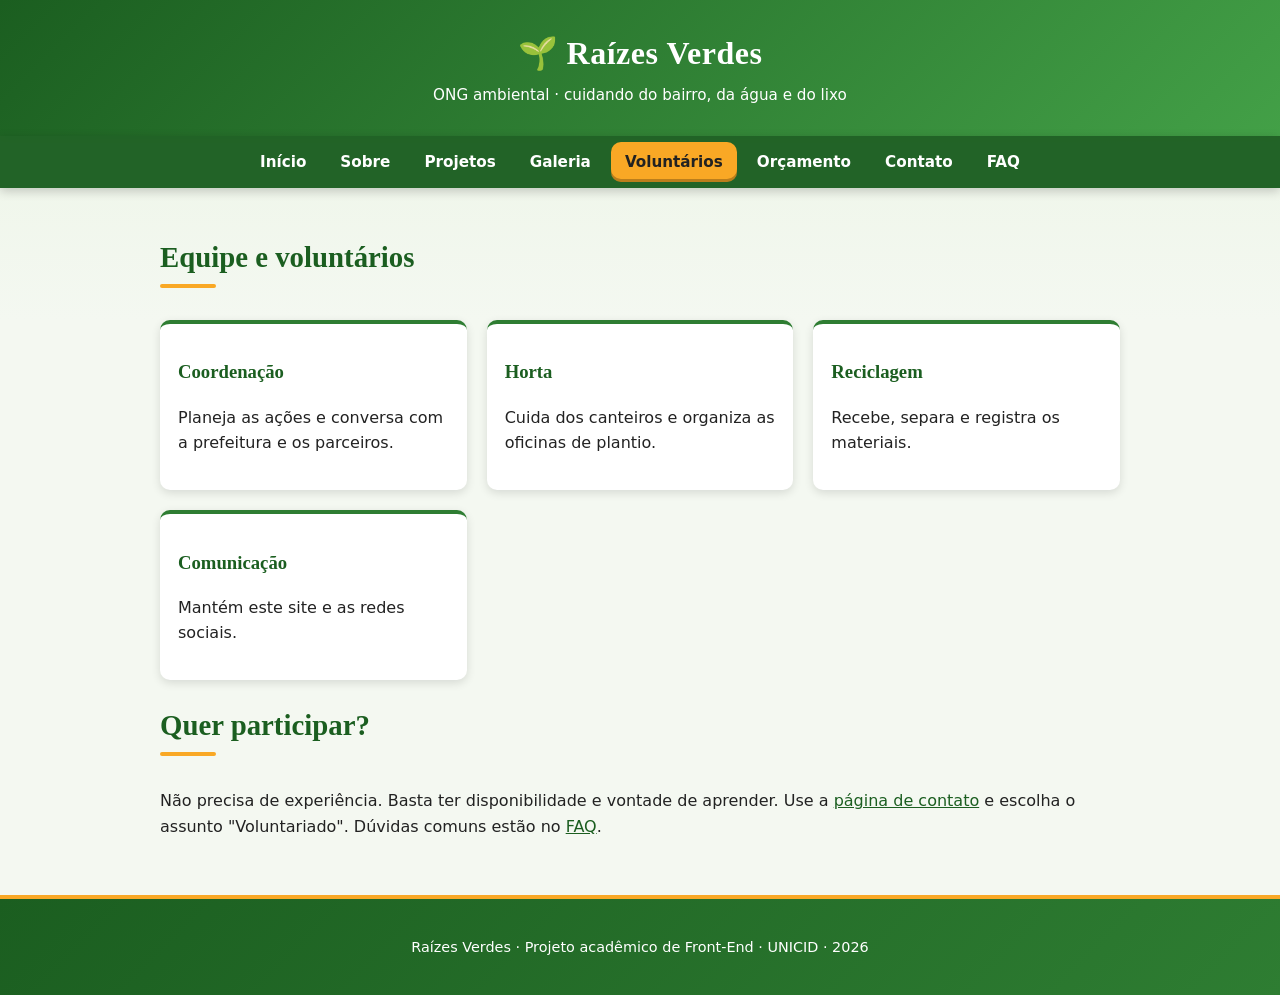
<file: raizes_verdes_v2-20261110T223032Z-1-001/raizes_verdes_v2/projeto_frontend/voluntarios.html>
<!DOCTYPE html>
<html lang="pt-BR">
<head>
    <meta charset="UTF-8">
    <meta name="viewport" content="width=device-width, initial-scale=1.0">
    <title>Voluntários | Raízes Verdes</title>
    <meta name="theme-color" content="#2e7d32">
    <link rel="stylesheet" href="css/style.css?v=2">
</head>
<body>
    <a class="pular" href="#conteudo">Ir para o conteúdo</a>
    <header>
        <h1><a href="index.html">Raízes Verdes</a></h1>
        <p>ONG ambiental · cuidando do bairro, da água e do lixo</p>
    </header>
    <nav aria-label="Menu principal">
        <button type="button" id="menu-botao" aria-expanded="false" aria-controls="menu-links">☰ Menu</button>
        <ul id="menu-links">
                <li><a href="index.html">Início</a></li>
                <li><a href="sobre.html">Sobre</a></li>
                <li><a href="projetos.html">Projetos</a></li>
                <li><a href="galeria.html">Galeria</a></li>
                <li><a href="voluntarios.html" aria-current="page">Voluntários</a></li>
                <li><a href="orcamento.html">Orçamento</a></li>
                <li><a href="contato.html">Contato</a></li>
                <li><a href="faq.html">FAQ</a></li>
        </ul>
    </nav>
    <main id="conteudo">
        <section>
            <h2>Equipe e voluntários</h2>
            <div class="grade">
                <article class="card"><h3>Coordenação</h3><p>Planeja as ações e conversa com a prefeitura e os parceiros.</p></article>
                <article class="card"><h3>Horta</h3><p>Cuida dos canteiros e organiza as oficinas de plantio.</p></article>
                <article class="card"><h3>Reciclagem</h3><p>Recebe, separa e registra os materiais.</p></article>
                <article class="card"><h3>Comunicação</h3><p>Mantém este site e as redes sociais.</p></article>
            </div>
        </section>
        <section>
            <h2>Quer participar?</h2>
            <p>Não precisa de experiência. Basta ter disponibilidade e vontade de aprender. Use a <a href="contato.html">página de contato</a> e escolha o assunto "Voluntariado". Dúvidas comuns estão no <a href="faq.html">FAQ</a>.</p>
        </section>
    </main>
    <footer>
        <p>Raízes Verdes · Projeto acadêmico de Front-End · UNICID · 2026</p>
    </footer>
    <script src="js/script.js?v=2"></script>
</body>
</html>
</file>
<file: raizes_verdes_v2-20261110T223032Z-1-001/raizes_verdes_v2/projeto_frontend/css/style.css>
/* Raízes Verdes – identidade visual: verde natureza, cantos arredondados.
   Abordagem mobile-first: o estilo base serve para celular; as media queries
   (min-width) ampliam o layout para tablet e desktop. */

:root {
  --verde: #2e7d32;
  --verde-esc: #1b5e20;
  --destaque: #f9a825;
  --fundo: #f4f8f1;
  --texto: #222;
  --raio: 10px;
}

*, *::before, *::after { box-sizing: border-box; }
html { -webkit-text-size-adjust: 100%; scroll-behavior: smooth; }
body {
  margin: 0;
  font-family: Georgia, "Times New Roman", serif;
  background: var(--fundo);
  color: var(--texto);
  line-height: 1.6;
  font-size: 1rem;
}

img, video, iframe, audio { max-width: 100%; }
img, video { height: auto; }

/* Acessibilidade: link para pular direto ao conteúdo */
.pular {
  position: absolute; left: 8px; top: -60px; z-index: 100;
  background: var(--destaque); color: #222; padding: 8px 14px; border-radius: var(--raio);
}
.pular:focus { top: 8px; }

/* ---------- Cabeçalho ---------- */
header { background: var(--verde); color: #fff; text-align: center; padding: 18px 16px; }
header h1 { margin: 0; font-size: clamp(1.5rem, 6vw, 2rem); }
header h1 a { color: #fff; text-decoration: none; }
header p { margin: 4px 0 0; font-size: .95rem; }

/* ---------- Menu (celular: botão + lista recolhida) ---------- */
nav { background: var(--verde-esc); padding: 8px; position: sticky; top: 0; z-index: 50; }
#menu-botao {
  display: block; width: 100%;
  background: transparent; color: #fff; border: 2px solid rgba(255,255,255,.5);
  font-size: 1.1rem; padding: 12px;
}
#menu-botao:hover { background: var(--verde); }
nav ul { display: none; list-style: none; margin: 8px 0 0; padding: 0; }
nav ul.aberto { display: block; }
nav a {
  display: block; color: #fff; text-decoration: none;
  padding: 12px 14px; border-radius: var(--raio);
}
nav a:hover, nav a[aria-current] { background: var(--destaque); color: #222; }

/* ---------- Layout ---------- */
main { max-width: 1000px; margin: 0 auto; padding: 16px; }
section { margin-bottom: 28px; }
h2 { color: var(--verde-esc); font-size: clamp(1.4rem, 5vw, 1.8rem); line-height: 1.25; }
h3 { line-height: 1.3; }

.hero {
  background: #fff; border-left: 8px solid var(--destaque);
  padding: 20px; border-radius: var(--raio);
}

.grade {
  display: grid; gap: 20px;
  grid-template-columns: repeat(auto-fit, minmax(min(250px, 100%), 1fr));
}

.card { background: #fff; padding: 16px; border-radius: var(--raio); box-shadow: 0 3px 10px rgba(0,0,0,.12); }
.card img { width: 100%; height: 180px; object-fit: cover; border-radius: var(--raio); }
figure { margin: 0; background: #fff; padding: 12px; border-radius: var(--raio); }
figure img, .destaque { width: 100%; height: auto; border-radius: var(--raio); }
figcaption { font-size: .9rem; color: #555; padding-top: 6px; }

/* Em telas grandes, a imagem de destaque não precisa ocupar toda a largura */
.destaque { display: block; max-height: 420px; object-fit: cover; margin-bottom: 16px; }

/* ---------- Botões ---------- */
.botao, button {
  display: inline-block; background: var(--verde); color: #fff; border: 0;
  padding: 12px 20px; border-radius: var(--raio); text-decoration: none;
  cursor: pointer; font: inherit; min-height: 44px; /* alvo de toque confortável */
}
.botao:hover, button:hover { background: var(--verde-esc); }

/* ---------- Tabelas (rolam dentro da própria caixa em telas estreitas) ---------- */
.tabela-rolagem { overflow-x: auto; -webkit-overflow-scrolling: touch; border-radius: var(--raio); }
table { width: 100%; min-width: 520px; border-collapse: collapse; background: #fff; }
th, td { border: 1px solid #ccc; padding: 8px; text-align: left; vertical-align: top; }
th { background: var(--verde); color: #fff; }
caption { text-align: left; font-weight: bold; padding: 6px 0; }

/* ---------- Formulário ---------- */
form { background: #fff; padding: 16px; border-radius: var(--raio); max-width: 600px; }
label { display: block; margin-top: 12px; font-weight: bold; }
input, select, textarea {
  width: 100%; padding: 12px; border: 1px solid #aaa; border-radius: 6px;
  font: inherit; font-size: 1rem; /* 16px evita zoom automático no iPhone */
}
textarea { resize: vertical; }
input:invalid:not(:placeholder-shown), textarea:invalid:not(:placeholder-shown) { border-color: #c62828; }
form button { margin-top: 16px; width: 100%; }
.aviso-formulario { background: #fff8e1; border-left: 4px solid var(--destaque); padding: 10px 12px; border-radius: 6px; }
.retorno-formulario { font-weight: bold; color: var(--verde-esc); min-height: 1.5em; }

/* ---------- Outros ---------- */
details { background: #fff; padding: 12px; margin-bottom: 10px; border-radius: var(--raio); }
summary { cursor: pointer; font-weight: bold; padding: 4px 0; }
iframe { display: block; width: 100%; height: 300px; border: 0; border-radius: var(--raio); }
video { display: block; width: 100%; max-width: 640px; border-radius: var(--raio); }
audio { display: block; width: 100%; max-width: 500px; }
a { color: var(--verde-esc); }
:focus-visible { outline: 3px solid var(--destaque); outline-offset: 2px; }
footer { background: var(--verde-esc); color: #fff; text-align: center; padding: 16px; font-size: .9rem; }

/* ---------- Tablet e desktop (a partir de 769px) ---------- */
@media (min-width: 769px) {
  header { padding: 28px 16px; }
  nav { padding: 6px 8px; }
  #menu-botao { display: none; }
  nav ul { display: flex; flex-wrap: wrap; justify-content: center; gap: 6px; margin: 0; }
  nav a { padding: 8px 14px; }
  main { padding: 28px 20px; }
  .hero { padding: 32px; }
  form { padding: 24px; }
  form button { width: auto; }
  iframe { height: 380px; }
}

/* Respeita quem prefere menos animação */
@media (prefers-reduced-motion: reduce) { html { scroll-behavior: auto; } }

/* =====================  VISUAL REFINADO  ===================== */
:root { --sombra: 0 4px 14px rgba(27,94,32,.14); --sombra-forte: 0 10px 26px rgba(27,94,32,.24); }
body { font-family: system-ui, -apple-system, "Segoe UI", Roboto, Arial, sans-serif;
       background: linear-gradient(180deg, #eaf4e3 0, var(--fundo) 320px); }
h1, h2, h3 { font-family: Georgia, "Times New Roman", serif; }

header { background: linear-gradient(135deg, #1b5e20, #43a047); padding: 28px 16px; }
header h1 { letter-spacing: .5px; }
header h1 a::before { content: "🌱 "; }

nav { background: rgba(27,94,32,.97); backdrop-filter: blur(6px); box-shadow: 0 3px 10px rgba(0,0,0,.2); }
nav a { transition: background .2s, transform .2s; font-weight: 600; font-size: .95rem; }
nav a:hover { transform: translateY(-1px); }
nav a[aria-current] { box-shadow: inset 0 -3px 0 rgba(0,0,0,.25); }

/* títulos com marca de destaque */
main > section > h2:first-child { padding-bottom: 8px; position: relative; }
main > section > h2:first-child::after { content: ""; display: block; width: 56px; height: 4px; margin-top: 8px;
       background: var(--destaque); border-radius: 4px; }
.hero h2::after { display: none !important; }

/* hero da home com foto de fundo */
.hero { color: #fff; border: 0; padding: 40px 22px;
        background: linear-gradient(110deg, rgba(27,94,32,.92) 35%, rgba(27,94,32,.45)), url("../img/plantio.jpg") center/cover;
        box-shadow: var(--sombra-forte); }
.hero h2 { color: #fff; font-size: clamp(1.7rem, 6vw, 2.6rem); max-width: 18ch; margin-top: 0; }
.hero p { max-width: 52ch; font-size: 1.1rem; }
.hero .botao { background: var(--destaque); color: #222; font-weight: 700; box-shadow: 0 4px 12px rgba(0,0,0,.3); }
.hero .botao:hover { background: #ffc947; transform: translateY(-2px); }

/* faixa de números */
.numeros { display: grid; grid-template-columns: repeat(3, 1fr); gap: 12px; text-align: center; margin-top: -8px; }
.numeros div { background: #fff; border-radius: var(--raio); padding: 14px 6px; box-shadow: var(--sombra); border-bottom: 4px solid var(--destaque); }
.numeros strong { display: block; font: 700 clamp(1.4rem, 6vw, 2.1rem) Georgia, serif; color: var(--verde); }
.numeros span { font-size: .85rem; color: #555; }

/* cards */
.card { padding: 0 0 18px; overflow: hidden; border-top: 4px solid var(--verde); transition: transform .25s, box-shadow .25s;
        display: flex; flex-direction: column; }
.card:hover { transform: translateY(-5px); box-shadow: var(--sombra-forte); }
.card > :not(img) { margin-left: 18px; margin-right: 18px; }
.card img { border-radius: 0; height: 190px; transition: transform .4s; }
.card:hover img { transform: scale(1.05); }
.card h3 { color: var(--verde-esc); margin-bottom: 4px; }
.card .botao { margin-top: auto; align-self: flex-start; }
.card:not(:has(img)) { padding-top: 18px; } /* cards só de texto (Sobre, Voluntários) */

/* galeria */
figure { box-shadow: var(--sombra); overflow: hidden; transition: transform .25s, box-shadow .25s; }
figure:hover { transform: translateY(-4px); box-shadow: var(--sombra-forte); }
figure img { transition: transform .4s; }
figure:hover img { transform: scale(1.04); }
.grade figure img { aspect-ratio: 4/3; object-fit: cover; }
figcaption { font-style: italic; }

/* história em linha do tempo */
ol { list-style: none; margin: 0; padding: 0 0 0 22px; border-left: 4px solid var(--verde); }
ol li { position: relative; background: #fff; margin: 0 0 12px 14px; padding: 10px 14px; border-radius: var(--raio); box-shadow: var(--sombra); }
ol li::before { content: ""; position: absolute; left: -35px; top: 16px; width: 14px; height: 14px;
                background: var(--destaque); border: 3px solid var(--verde-esc); border-radius: 50%; }

/* listas dentro das páginas de projeto */
.destaque { box-shadow: var(--sombra); }
main ul:not(#menu-links) { padding-left: 1.2rem; }
main ul:not(#menu-links) li::marker { color: var(--verde); }

/* tabelas */
.tabela-rolagem { box-shadow: var(--sombra); }
tbody tr:nth-child(even) { background: #f1f8ee; }
tbody tr:hover { background: #e3f1dc; }
th, td { border-color: #dfe9da; }
caption { color: var(--verde-esc); }

/* FAQ */
details { box-shadow: var(--sombra); border-left: 4px solid var(--verde); transition: border-color .2s; }
details[open] { border-left-color: var(--destaque); }
summary { list-style: none; display: flex; justify-content: space-between; gap: 12px; align-items: center; }
summary::-webkit-details-marker { display: none; }
summary::after { content: "+"; font-size: 1.5rem; color: var(--verde); line-height: 1; }
details[open] summary::after { content: "–"; }
details p { margin: 8px 0 0; }

/* formulário */
form { box-shadow: var(--sombra); border-top: 4px solid var(--verde); }
input, select, textarea { transition: border-color .2s, box-shadow .2s; background: #fcfffb; }
input:focus, select:focus, textarea:focus { outline: none; border-color: var(--verde); box-shadow: 0 0 0 3px rgba(46,125,50,.25); }
iframe, video { box-shadow: var(--sombra); }

footer { background: linear-gradient(135deg, #1b5e20, #2e7d32); border-top: 4px solid var(--destaque); padding: 22px 16px; }

@media (min-width: 769px) {
  .hero { padding: 64px 48px; }
  .card:hover { transform: translateY(-6px); }
}
@media (prefers-reduced-motion: reduce) { * { transition: none !important; } }
</file>
